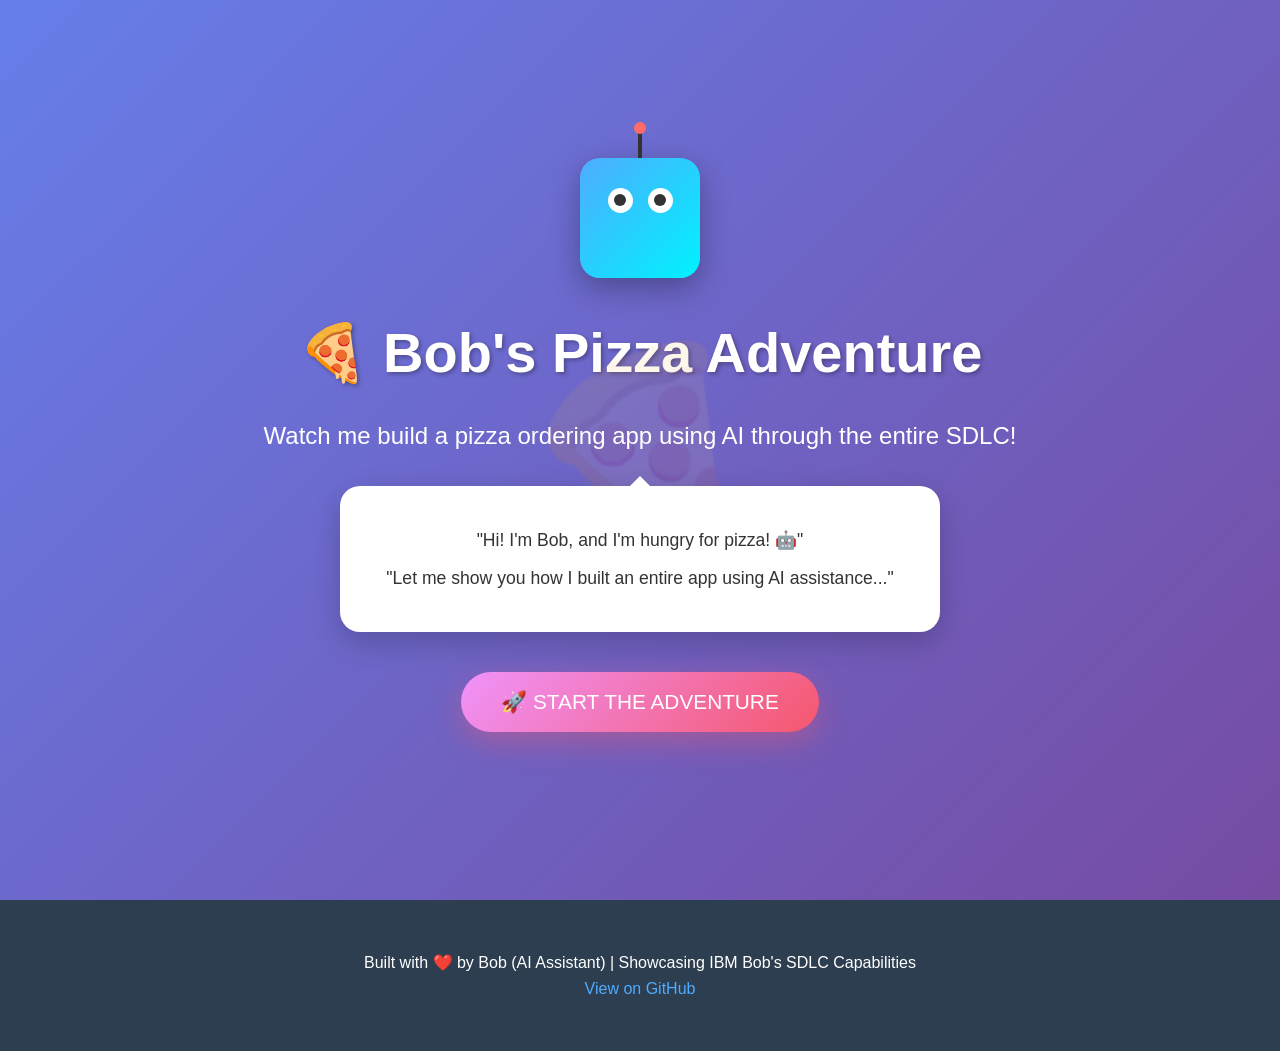
<file: index.html>
<!DOCTYPE html>
<html lang="en">
<head>
    <meta charset="UTF-8">
    <meta name="viewport" content="width=device-width, initial-scale=1.0">
    <title>🍕 Bob's Pizza Adventure - AI-Powered SDLC Showcase</title>
    <link rel="stylesheet" href="css/styles.css">
</head>
<body>
    <!-- Hero Section -->
    <div class="hero-section">
        <div class="container">
            <div class="bob-avatar">
                <div class="robot-head">
                    <div class="robot-eyes">
                        <div class="eye left"></div>
                        <div class="eye right"></div>
                    </div>
                    <div class="robot-antenna"></div>
                </div>
            </div>
            <h1 class="title">🍕 Bob's Pizza Adventure</h1>
            <p class="subtitle">Watch me build a pizza ordering app using AI through the entire SDLC!</p>
            <div class="speech-bubble">
                <p>"Hi! I'm Bob, and I'm hungry for pizza! 🤖"</p>
                <p>"Let me show you how I built an entire app using AI assistance..."</p>
            </div>
            <button class="cta-button" onclick="startAdventure()">
                🚀 START THE ADVENTURE
            </button>
        </div>
    </div>

    <!-- Progress Tracker -->
    <div class="progress-section" id="progressSection" style="display: none;">
        <div class="container">
            <h2>🎮 Your Progress</h2>
            <div class="progress-tracker">
                <div class="phase-item" id="phase-planning" data-phase="planning">
                    <div class="phase-icon">🎯</div>
                    <div class="phase-name">Planning</div>
                    <div class="phase-status">⏸️</div>
                </div>
                <div class="progress-line"></div>
                <div class="phase-item" id="phase-design" data-phase="design">
                    <div class="phase-icon">🎨</div>
                    <div class="phase-name">Design</div>
                    <div class="phase-status">⏸️</div>
                </div>
                <div class="progress-line"></div>
                <div class="phase-item" id="phase-coding" data-phase="coding">
                    <div class="phase-icon">💻</div>
                    <div class="phase-name">Coding</div>
                    <div class="phase-status">⏸️</div>
                </div>
                <div class="progress-line"></div>
                <div class="phase-item" id="phase-testing" data-phase="testing">
                    <div class="phase-icon">🧪</div>
                    <div class="phase-name">Testing</div>
                    <div class="phase-status">⏸️</div>
                </div>
                <div class="progress-line"></div>
                <div class="phase-item" id="phase-deployment" data-phase="deployment">
                    <div class="phase-icon">🚀</div>
                    <div class="phase-name">Deploy</div>
                    <div class="phase-status">⏸️</div>
                </div>
            </div>
        </div>
    </div>

    <!-- Main Content Area -->
    <div class="content-section" id="contentSection" style="display: none;">
        <div class="container">
            <!-- Phase content will be loaded here dynamically -->
            <div id="phaseContent"></div>
            
            <!-- Navigation Buttons -->
            <div class="navigation-buttons">
                <button class="nav-button prev" id="prevButton" onclick="previousPhase()" style="display: none;">
                    ⬅️ Previous
                </button>
                <button class="nav-button next" id="nextButton" onclick="nextPhase()">
                    Next ➡️
                </button>
            </div>
        </div>
    </div>

    <!-- Metrics Dashboard -->
    <div class="metrics-section" id="metricsSection" style="display: none;">
        <div class="container">
            <h2>📊 Bob's Impact Metrics</h2>
            <div class="metrics-grid">
                <div class="metric-card">
                    <div class="metric-icon">⏱️</div>
                    <div class="metric-value" id="timeSaved">0</div>
                    <div class="metric-label">Hours Saved</div>
                </div>
                <div class="metric-card">
                    <div class="metric-icon">📝</div>
                    <div class="metric-value" id="linesOfCode">0</div>
                    <div class="metric-label">Lines of Code</div>
                </div>
                <div class="metric-card">
                    <div class="metric-icon">🐛</div>
                    <div class="metric-value" id="bugsPrevented">0</div>
                    <div class="metric-label">Bugs Prevented</div>
                </div>
                <div class="metric-card">
                    <div class="metric-icon">✅</div>
                    <div class="metric-value" id="testsWritten">0</div>
                    <div class="metric-label">Tests Written</div>
                </div>
            </div>
        </div>
    </div>

    <!-- Final CTA -->
    <div class="final-section" id="finalSection" style="display: none;">
        <div class="container">
            <h2>🎉 Congratulations!</h2>
            <p class="final-message">You've witnessed Bob build an entire pizza ordering app through the SDLC!</p>
            <div class="final-buttons">
                <button class="cta-button" onclick="window.location.href='pizza-app.html'">
                    🍕 TRY THE PIZZA APP
                </button>
                <button class="cta-button secondary" onclick="restartAdventure()">
                    🔄 START OVER
                </button>
            </div>
            <div class="share-section">
                <p>Share this adventure:</p>
                <div class="share-buttons">
                    <button class="share-button linkedin" onclick="shareOnLinkedIn()">
                        Share on LinkedIn
                    </button>
                    <button class="share-button twitter" onclick="shareOnTwitter()">
                        Share on Twitter
                    </button>
                </div>
            </div>
        </div>
    </div>

    <!-- Footer -->
    <footer>
        <div class="container">
            <p>Built with ❤️ by Bob (AI Assistant) | Showcasing IBM Bob's SDLC Capabilities</p>
            <p>
                <a href="https://github.com/yourusername/bob-pizza-adventure" target="_blank">
                    View on GitHub
                </a>
            </p>
        </div>
    </footer>

    <script src="js/main.js"></script>
    <script src="js/phases.js"></script>
    <script src="js/animations.js"></script>
</body>
</html>
</file>
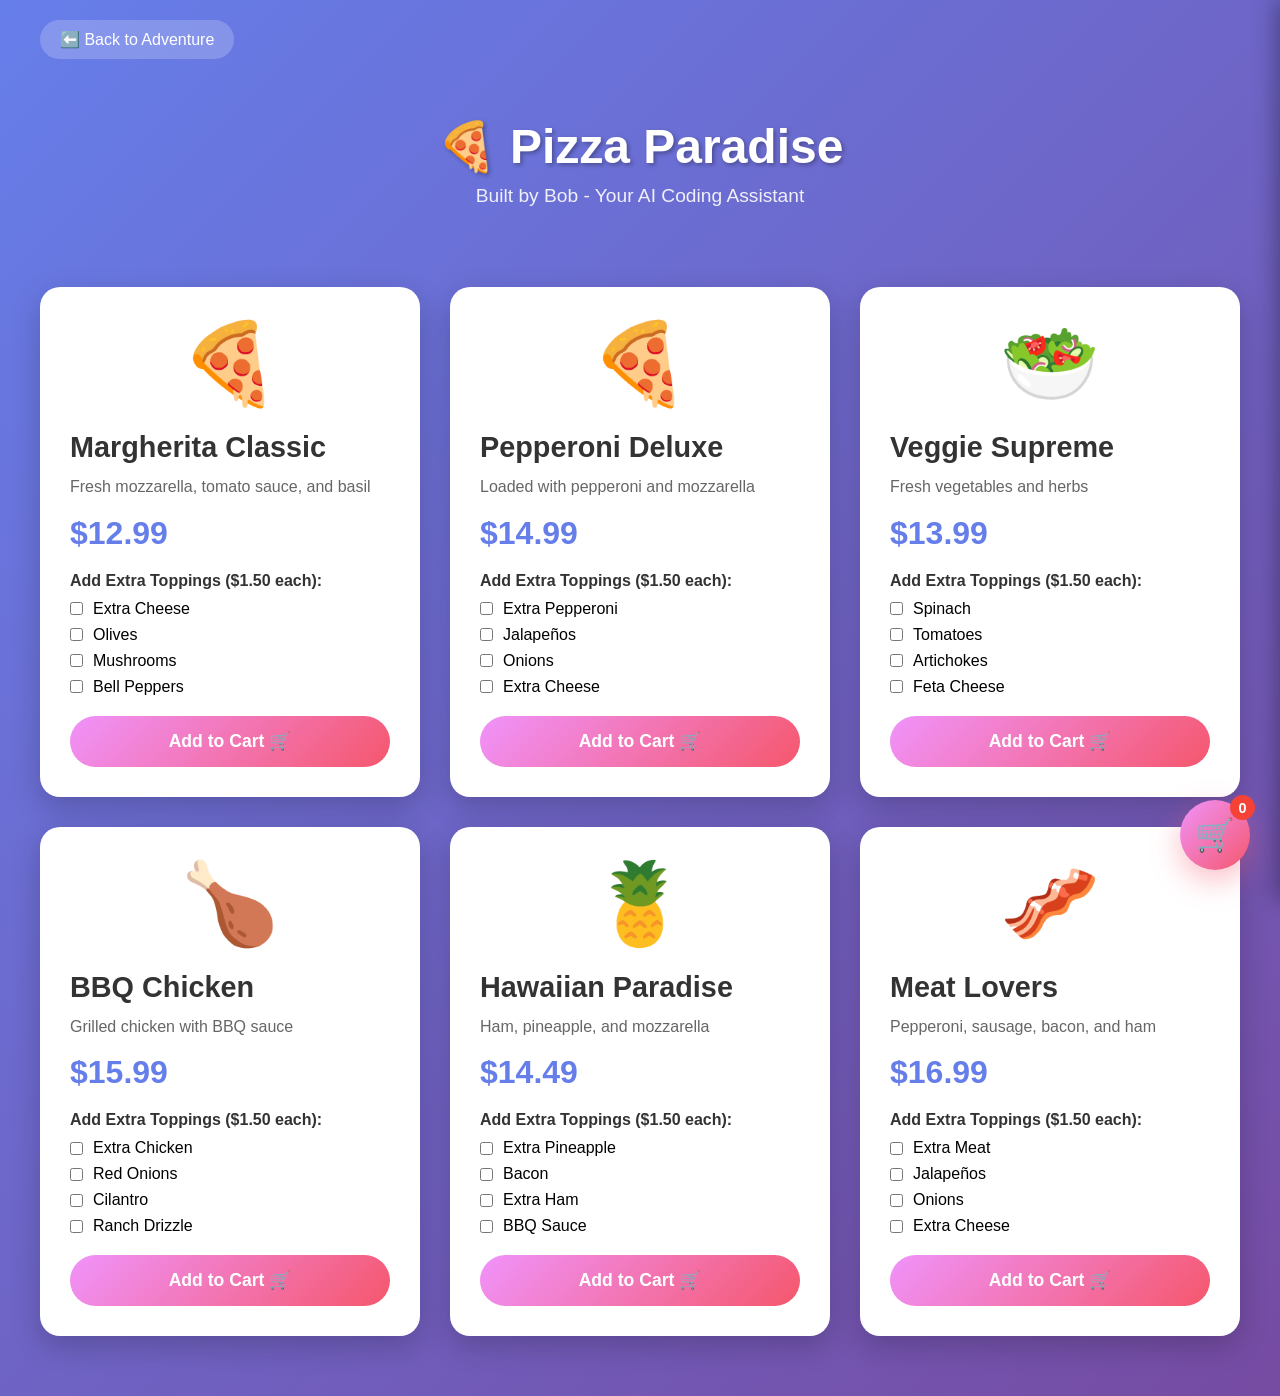
<file: pizza-app.html>
<!DOCTYPE html>
<html lang="en">
<head>
    <meta charset="UTF-8">
    <meta name="viewport" content="width=device-width, initial-scale=1.0">
    <title>🍕 Pizza Paradise - Order Now!</title>
    <style>
        * {
            margin: 0;
            padding: 0;
            box-sizing: border-box;
        }
        
        body {
            font-family: 'Segoe UI', Tahoma, Geneva, Verdana, sans-serif;
            background: linear-gradient(135deg, #667eea 0%, #764ba2 100%);
            min-height: 100vh;
            padding: 20px;
        }
        
        .container {
            max-width: 1200px;
            margin: 0 auto;
        }
        
        header {
            text-align: center;
            color: #fff;
            padding: 40px 20px;
        }
        
        header h1 {
            font-size: 3rem;
            margin-bottom: 10px;
            text-shadow: 2px 2px 4px rgba(0, 0, 0, 0.3);
        }
        
        header p {
            font-size: 1.2rem;
            opacity: 0.9;
        }
        
        .back-button {
            display: inline-block;
            margin-bottom: 20px;
            padding: 10px 20px;
            background: rgba(255, 255, 255, 0.2);
            color: #fff;
            text-decoration: none;
            border-radius: 25px;
            transition: all 0.3s ease;
        }
        
        .back-button:hover {
            background: rgba(255, 255, 255, 0.3);
            transform: translateX(-5px);
        }
        
        .pizza-menu {
            display: grid;
            grid-template-columns: repeat(auto-fit, minmax(300px, 1fr));
            gap: 30px;
            margin: 40px 0;
        }
        
        .pizza-card {
            background: #fff;
            border-radius: 20px;
            padding: 30px;
            box-shadow: 0 10px 30px rgba(0, 0, 0, 0.2);
            transition: all 0.3s ease;
            cursor: pointer;
        }
        
        .pizza-card:hover {
            transform: translateY(-10px);
            box-shadow: 0 15px 40px rgba(0, 0, 0, 0.3);
        }
        
        .pizza-icon {
            font-size: 5rem;
            text-align: center;
            margin-bottom: 20px;
        }
        
        .pizza-name {
            font-size: 1.8rem;
            font-weight: bold;
            margin-bottom: 10px;
            color: #333;
        }
        
        .pizza-description {
            color: #666;
            margin-bottom: 15px;
            line-height: 1.6;
        }
        
        .pizza-price {
            font-size: 2rem;
            font-weight: bold;
            color: #667eea;
            margin-bottom: 20px;
        }
        
        .toppings {
            margin: 20px 0;
        }
        
        .toppings h4 {
            margin-bottom: 10px;
            color: #333;
        }
        
        .topping-item {
            display: flex;
            align-items: center;
            margin: 8px 0;
        }
        
        .topping-item input {
            margin-right: 10px;
        }
        
        .add-to-cart {
            width: 100%;
            padding: 15px;
            background: linear-gradient(135deg, #f093fb 0%, #f5576c 100%);
            color: #fff;
            border: none;
            border-radius: 50px;
            font-size: 1.1rem;
            font-weight: bold;
            cursor: pointer;
            transition: all 0.3s ease;
        }
        
        .add-to-cart:hover {
            transform: translateY(-3px);
            box-shadow: 0 10px 20px rgba(245, 87, 108, 0.4);
        }
        
        .cart-sidebar {
            position: fixed;
            right: -400px;
            top: 0;
            width: 400px;
            height: 100vh;
            background: #fff;
            box-shadow: -5px 0 20px rgba(0, 0, 0, 0.3);
            transition: right 0.3s ease;
            z-index: 1000;
            overflow-y: auto;
        }
        
        .cart-sidebar.open {
            right: 0;
        }
        
        .cart-header {
            background: linear-gradient(135deg, #667eea 0%, #764ba2 100%);
            color: #fff;
            padding: 20px;
            display: flex;
            justify-content: space-between;
            align-items: center;
        }
        
        .close-cart {
            background: none;
            border: none;
            color: #fff;
            font-size: 2rem;
            cursor: pointer;
        }
        
        .cart-content {
            padding: 20px;
        }
        
        .cart-item {
            background: #f8f9fa;
            padding: 15px;
            border-radius: 10px;
            margin-bottom: 15px;
        }
        
        .cart-item-header {
            display: flex;
            justify-content: space-between;
            align-items: center;
            margin-bottom: 10px;
        }
        
        .cart-item-name {
            font-weight: bold;
            color: #333;
        }
        
        .cart-item-price {
            color: #667eea;
            font-weight: bold;
        }
        
        .cart-item-toppings {
            font-size: 0.9rem;
            color: #666;
            margin-top: 5px;
        }
        
        .remove-item {
            background: #f44336;
            color: #fff;
            border: none;
            padding: 5px 15px;
            border-radius: 5px;
            cursor: pointer;
            margin-top: 10px;
        }
        
        .cart-total {
            background: linear-gradient(135deg, #667eea 0%, #764ba2 100%);
            color: #fff;
            padding: 20px;
            border-radius: 10px;
            margin-top: 20px;
            text-align: center;
        }
        
        .cart-total h3 {
            font-size: 1.5rem;
            margin-bottom: 10px;
        }
        
        .total-amount {
            font-size: 2.5rem;
            font-weight: bold;
        }
        
        .checkout-button {
            width: 100%;
            padding: 15px;
            background: linear-gradient(135deg, #4caf50 0%, #8bc34a 100%);
            color: #fff;
            border: none;
            border-radius: 50px;
            font-size: 1.2rem;
            font-weight: bold;
            cursor: pointer;
            margin-top: 20px;
        }
        
        .checkout-button:hover {
            transform: translateY(-3px);
            box-shadow: 0 10px 20px rgba(76, 175, 80, 0.4);
        }
        
        .cart-button {
            position: fixed;
            bottom: 30px;
            right: 30px;
            width: 70px;
            height: 70px;
            background: linear-gradient(135deg, #f093fb 0%, #f5576c 100%);
            color: #fff;
            border: none;
            border-radius: 50%;
            font-size: 2rem;
            cursor: pointer;
            box-shadow: 0 10px 30px rgba(245, 87, 108, 0.4);
            transition: all 0.3s ease;
            z-index: 999;
        }
        
        .cart-button:hover {
            transform: scale(1.1);
        }
        
        .cart-badge {
            position: absolute;
            top: -5px;
            right: -5px;
            background: #f44336;
            color: #fff;
            width: 25px;
            height: 25px;
            border-radius: 50%;
            display: flex;
            align-items: center;
            justify-content: center;
            font-size: 0.9rem;
            font-weight: bold;
        }
        
        .empty-cart {
            text-align: center;
            padding: 40px 20px;
            color: #999;
        }
        
        .empty-cart-icon {
            font-size: 5rem;
            margin-bottom: 20px;
        }
        
        @media (max-width: 768px) {
            .cart-sidebar {
                width: 100%;
                right: -100%;
            }
            
            header h1 {
                font-size: 2rem;
            }
            
            .pizza-menu {
                grid-template-columns: 1fr;
            }
        }
        
        .modal {
            display: none;
            position: fixed;
            top: 0;
            left: 0;
            width: 100%;
            height: 100%;
            background: rgba(0, 0, 0, 0.8);
            z-index: 2000;
            align-items: center;
            justify-content: center;
        }
        
        .modal.show {
            display: flex;
        }
        
        .modal-content {
            background: #fff;
            padding: 40px;
            border-radius: 20px;
            text-align: center;
            max-width: 500px;
            animation: modalSlideIn 0.3s ease-out;
        }
        
        @keyframes modalSlideIn {
            from {
                transform: translateY(-50px);
                opacity: 0;
            }
            to {
                transform: translateY(0);
                opacity: 1;
            }
        }
        
        .modal-icon {
            font-size: 5rem;
            margin-bottom: 20px;
        }
        
        .modal h2 {
            color: #333;
            margin-bottom: 20px;
        }
        
        .modal p {
            color: #666;
            margin-bottom: 30px;
            line-height: 1.6;
        }
        
        .modal-button {
            padding: 15px 40px;
            background: linear-gradient(135deg, #667eea 0%, #764ba2 100%);
            color: #fff;
            border: none;
            border-radius: 50px;
            font-size: 1.1rem;
            cursor: pointer;
            margin: 0 10px;
        }
    </style>
</head>
<body>
    <div class="container">
        <a href="index.html" class="back-button">⬅️ Back to Adventure</a>
        
        <header>
            <h1>🍕 Pizza Paradise</h1>
            <p>Built by Bob - Your AI Coding Assistant</p>
        </header>
        
        <div class="pizza-menu" id="pizzaMenu">
            <!-- Pizza cards will be generated here -->
        </div>
    </div>
    
    <!-- Cart Sidebar -->
    <div class="cart-sidebar" id="cartSidebar">
        <div class="cart-header">
            <h2>🛒 Your Cart</h2>
            <button class="close-cart" onclick="toggleCart()">×</button>
        </div>
        <div class="cart-content" id="cartContent">
            <!-- Cart items will be displayed here -->
        </div>
    </div>
    
    <!-- Floating Cart Button -->
    <button class="cart-button" onclick="toggleCart()">
        🛒
        <span class="cart-badge" id="cartBadge">0</span>
    </button>
    
    <!-- Order Confirmation Modal -->
    <div class="modal" id="orderModal">
        <div class="modal-content">
            <div class="modal-icon">🎉</div>
            <h2>Order Placed Successfully!</h2>
            <p>Your delicious pizzas are on their way!</p>
            <p><strong>Order Number:</strong> <span id="orderNumber"></span></p>
            <p><strong>Total:</strong> $<span id="orderTotal"></span></p>
            <button class="modal-button" onclick="closeModal()">Awesome!</button>
            <button class="modal-button" onclick="shareOrder()">Share on LinkedIn</button>
        </div>
    </div>
    
    <script>
        // Pizza data
        const pizzas = [
            {
                id: 1,
                name: 'Margherita Classic',
                description: 'Fresh mozzarella, tomato sauce, and basil',
                price: 12.99,
                icon: '🍕',
                toppings: ['Extra Cheese', 'Olives', 'Mushrooms', 'Bell Peppers']
            },
            {
                id: 2,
                name: 'Pepperoni Deluxe',
                description: 'Loaded with pepperoni and mozzarella',
                price: 14.99,
                icon: '🍕',
                toppings: ['Extra Pepperoni', 'Jalapeños', 'Onions', 'Extra Cheese']
            },
            {
                id: 3,
                name: 'Veggie Supreme',
                description: 'Fresh vegetables and herbs',
                price: 13.99,
                icon: '🥗',
                toppings: ['Spinach', 'Tomatoes', 'Artichokes', 'Feta Cheese']
            },
            {
                id: 4,
                name: 'BBQ Chicken',
                description: 'Grilled chicken with BBQ sauce',
                price: 15.99,
                icon: '🍗',
                toppings: ['Extra Chicken', 'Red Onions', 'Cilantro', 'Ranch Drizzle']
            },
            {
                id: 5,
                name: 'Hawaiian Paradise',
                description: 'Ham, pineapple, and mozzarella',
                price: 14.49,
                icon: '🍍',
                toppings: ['Extra Pineapple', 'Bacon', 'Extra Ham', 'BBQ Sauce']
            },
            {
                id: 6,
                name: 'Meat Lovers',
                description: 'Pepperoni, sausage, bacon, and ham',
                price: 16.99,
                icon: '🥓',
                toppings: ['Extra Meat', 'Jalapeños', 'Onions', 'Extra Cheese']
            }
        ];
        
        let cart = [];
        
        // Render pizza menu
        function renderPizzaMenu() {
            const menuContainer = document.getElementById('pizzaMenu');
            menuContainer.innerHTML = pizzas.map(pizza => `
                <div class="pizza-card">
                    <div class="pizza-icon">${pizza.icon}</div>
                    <div class="pizza-name">${pizza.name}</div>
                    <div class="pizza-description">${pizza.description}</div>
                    <div class="pizza-price">$${pizza.price.toFixed(2)}</div>
                    <div class="toppings">
                        <h4>Add Extra Toppings ($1.50 each):</h4>
                        ${pizza.toppings.map((topping, index) => `
                            <div class="topping-item">
                                <input type="checkbox" id="topping-${pizza.id}-${index}" value="${topping}">
                                <label for="topping-${pizza.id}-${index}">${topping}</label>
                            </div>
                        `).join('')}
                    </div>
                    <button class="add-to-cart" onclick="addToCart(${pizza.id})">
                        Add to Cart 🛒
                    </button>
                </div>
            `).join('');
        }
        
        // Add to cart
        function addToCart(pizzaId) {
            const pizza = pizzas.find(p => p.id === pizzaId);
            const selectedToppings = [];
            
            pizza.toppings.forEach((topping, index) => {
                const checkbox = document.getElementById(`topping-${pizzaId}-${index}`);
                if (checkbox && checkbox.checked) {
                    selectedToppings.push(topping);
                    checkbox.checked = false;
                }
            });
            
            const cartItem = {
                ...pizza,
                toppings: selectedToppings,
                totalPrice: pizza.price + (selectedToppings.length * 1.50)
            };
            
            cart.push(cartItem);
            updateCart();
            showToast('Added to cart! 🎉');
        }
        
        // Update cart display
        function updateCart() {
            const cartContent = document.getElementById('cartContent');
            const cartBadge = document.getElementById('cartBadge');
            
            cartBadge.textContent = cart.length;
            
            if (cart.length === 0) {
                cartContent.innerHTML = `
                    <div class="empty-cart">
                        <div class="empty-cart-icon">🛒</div>
                        <p>Your cart is empty</p>
                        <p>Add some delicious pizzas!</p>
                    </div>
                `;
                return;
            }
            
            const total = cart.reduce((sum, item) => sum + item.totalPrice, 0);
            
            cartContent.innerHTML = `
                ${cart.map((item, index) => `
                    <div class="cart-item">
                        <div class="cart-item-header">
                            <span class="cart-item-name">${item.icon} ${item.name}</span>
                            <span class="cart-item-price">$${item.totalPrice.toFixed(2)}</span>
                        </div>
                        ${item.toppings.length > 0 ? `
                            <div class="cart-item-toppings">
                                + ${item.toppings.join(', ')}
                            </div>
                        ` : ''}
                        <button class="remove-item" onclick="removeFromCart(${index})">Remove</button>
                    </div>
                `).join('')}
                <div class="cart-total">
                    <h3>Total</h3>
                    <div class="total-amount">$${total.toFixed(2)}</div>
                    <button class="checkout-button" onclick="checkout()">
                        Checkout 🎉
                    </button>
                </div>
            `;
        }
        
        // Remove from cart
        function removeFromCart(index) {
            cart.splice(index, 1);
            updateCart();
            showToast('Item removed');
        }
        
        // Toggle cart sidebar
        function toggleCart() {
            const cartSidebar = document.getElementById('cartSidebar');
            cartSidebar.classList.toggle('open');
        }
        
        // Checkout
        function checkout() {
            if (cart.length === 0) return;
            
            const total = cart.reduce((sum, item) => sum + item.totalPrice, 0);
            const orderNumber = 'ORD-' + Math.random().toString(36).substr(2, 9).toUpperCase();
            
            document.getElementById('orderNumber').textContent = orderNumber;
            document.getElementById('orderTotal').textContent = total.toFixed(2);
            document.getElementById('orderModal').classList.add('show');
            
            // Clear cart
            cart = [];
            updateCart();
            toggleCart();
        }
        
        // Close modal
        function closeModal() {
            document.getElementById('orderModal').classList.remove('show');
        }
        
        // Share order
        function shareOrder() {
            const text = "I just ordered pizza from an app built by Bob (AI)! 🍕🤖 Check out this amazing AI-powered SDLC showcase!";
            const url = window.location.href.replace('pizza-app.html', 'index.html');
            window.open(`https://www.linkedin.com/sharing/share-offsite/?url=${encodeURIComponent(url)}&summary=${encodeURIComponent(text)}`, '_blank');
            closeModal();
        }
        
        // Toast notification
        function showToast(message) {
            const toast = document.createElement('div');
            toast.style.cssText = `
                position: fixed;
                bottom: 100px;
                right: 30px;
                background: linear-gradient(135deg, #4caf50 0%, #8bc34a 100%);
                color: #fff;
                padding: 15px 25px;
                border-radius: 50px;
                box-shadow: 0 5px 20px rgba(0, 0, 0, 0.3);
                z-index: 10000;
                animation: slideIn 0.3s ease-out;
            `;
            toast.textContent = message;
            document.body.appendChild(toast);
            
            setTimeout(() => {
                toast.style.animation = 'slideOut 0.3s ease-in';
                setTimeout(() => toast.remove(), 300);
            }, 2000);
        }
        
        // Add animations
        const style = document.createElement('style');
        style.textContent = `
            @keyframes slideIn {
                from { transform: translateX(400px); opacity: 0; }
                to { transform: translateX(0); opacity: 1; }
            }
            @keyframes slideOut {
                from { transform: translateX(0); opacity: 1; }
                to { transform: translateX(400px); opacity: 0; }
            }
        `;
        document.head.appendChild(style);
        
        // Initialize
        renderPizzaMenu();
        updateCart();
        
        console.log('🍕 Pizza app loaded! Built by Bob!');
    </script>
</body>
</html>
</file>
<file: css/styles.css>
/* Reset and Base Styles */
* {
    margin: 0;
    padding: 0;
    box-sizing: border-box;
}

body {
    font-family: 'Segoe UI', Tahoma, Geneva, Verdana, sans-serif;
    background: linear-gradient(135deg, #667eea 0%, #764ba2 100%);
    color: #333;
    line-height: 1.6;
    overflow-x: hidden;
}

.container {
    max-width: 1200px;
    margin: 0 auto;
    padding: 20px;
}

/* Hero Section */
.hero-section {
    min-height: 100vh;
    display: flex;
    align-items: center;
    justify-content: center;
    text-align: center;
    background: linear-gradient(135deg, #667eea 0%, #764ba2 100%);
    position: relative;
    overflow: hidden;
}

.hero-section::before {
    content: '🍕';
    position: absolute;
    font-size: 200px;
    opacity: 0.1;
    animation: float 6s ease-in-out infinite;
}

@keyframes float {
    0%, 100% { transform: translateY(0px) rotate(0deg); }
    50% { transform: translateY(-20px) rotate(10deg); }
}

/* Bob's Avatar */
.bob-avatar {
    margin-bottom: 30px;
    animation: bounce 2s ease-in-out infinite;
}

@keyframes bounce {
    0%, 100% { transform: translateY(0); }
    50% { transform: translateY(-10px); }
}

.robot-head {
    width: 120px;
    height: 120px;
    background: linear-gradient(135deg, #4facfe 0%, #00f2fe 100%);
    border-radius: 20px;
    margin: 0 auto;
    position: relative;
    box-shadow: 0 10px 30px rgba(0, 0, 0, 0.3);
}

.robot-antenna {
    width: 4px;
    height: 30px;
    background: #333;
    position: absolute;
    top: -30px;
    left: 50%;
    transform: translateX(-50%);
}

.robot-antenna::after {
    content: '';
    width: 12px;
    height: 12px;
    background: #ff6b6b;
    border-radius: 50%;
    position: absolute;
    top: -6px;
    left: 50%;
    transform: translateX(-50%);
    animation: blink 1s ease-in-out infinite;
}

@keyframes blink {
    0%, 100% { opacity: 1; }
    50% { opacity: 0.3; }
}

.robot-eyes {
    display: flex;
    justify-content: space-around;
    padding: 30px 20px;
}

.eye {
    width: 25px;
    height: 25px;
    background: #fff;
    border-radius: 50%;
    position: relative;
    animation: look 3s ease-in-out infinite;
}

.eye::after {
    content: '';
    width: 12px;
    height: 12px;
    background: #333;
    border-radius: 50%;
    position: absolute;
    top: 50%;
    left: 50%;
    transform: translate(-50%, -50%);
}

@keyframes look {
    0%, 100% { transform: translateX(0); }
    25% { transform: translateX(-3px); }
    75% { transform: translateX(3px); }
}

/* Typography */
.title {
    font-size: 3.5rem;
    color: #fff;
    margin-bottom: 20px;
    text-shadow: 2px 2px 4px rgba(0, 0, 0, 0.3);
    animation: slideInDown 1s ease-out;
}

@keyframes slideInDown {
    from {
        opacity: 0;
        transform: translateY(-50px);
    }
    to {
        opacity: 1;
        transform: translateY(0);
    }
}

.subtitle {
    font-size: 1.5rem;
    color: #fff;
    margin-bottom: 30px;
    animation: slideInUp 1s ease-out 0.3s both;
}

@keyframes slideInUp {
    from {
        opacity: 0;
        transform: translateY(50px);
    }
    to {
        opacity: 1;
        transform: translateY(0);
    }
}

/* Speech Bubble */
.speech-bubble {
    background: #fff;
    border-radius: 20px;
    padding: 30px;
    margin: 30px auto;
    max-width: 600px;
    position: relative;
    box-shadow: 0 10px 30px rgba(0, 0, 0, 0.2);
    animation: fadeIn 1s ease-out 0.6s both;
}

.speech-bubble::before {
    content: '';
    position: absolute;
    top: -20px;
    left: 50%;
    transform: translateX(-50%);
    border: 10px solid transparent;
    border-bottom-color: #fff;
}

.speech-bubble p {
    margin: 10px 0;
    font-size: 1.1rem;
    color: #333;
}

@keyframes fadeIn {
    from { opacity: 0; }
    to { opacity: 1; }
}

/* Buttons */
.cta-button {
    background: linear-gradient(135deg, #f093fb 0%, #f5576c 100%);
    color: #fff;
    border: none;
    padding: 18px 40px;
    font-size: 1.3rem;
    border-radius: 50px;
    cursor: pointer;
    transition: all 0.3s ease;
    box-shadow: 0 10px 30px rgba(245, 87, 108, 0.4);
    animation: pulse 2s ease-in-out infinite;
    margin: 10px;
}

@keyframes pulse {
    0%, 100% { transform: scale(1); }
    50% { transform: scale(1.05); }
}

.cta-button:hover {
    transform: translateY(-3px);
    box-shadow: 0 15px 40px rgba(245, 87, 108, 0.6);
}

.cta-button.secondary {
    background: linear-gradient(135deg, #a8edea 0%, #fed6e3 100%);
    color: #333;
}

/* Progress Section */
.progress-section {
    background: #fff;
    padding: 60px 20px;
}

.progress-section h2 {
    text-align: center;
    font-size: 2.5rem;
    margin-bottom: 40px;
    color: #333;
}

.progress-tracker {
    display: flex;
    justify-content: space-between;
    align-items: center;
    max-width: 900px;
    margin: 0 auto;
    flex-wrap: wrap;
}

.phase-item {
    text-align: center;
    cursor: pointer;
    transition: all 0.3s ease;
    padding: 20px;
    border-radius: 15px;
}

.phase-item:hover {
    background: #f8f9fa;
    transform: translateY(-5px);
}

.phase-item.active {
    background: linear-gradient(135deg, #667eea 0%, #764ba2 100%);
    color: #fff;
}

.phase-item.completed {
    opacity: 0.7;
}

.phase-icon {
    font-size: 3rem;
    margin-bottom: 10px;
}

.phase-name {
    font-size: 1.1rem;
    font-weight: bold;
    margin-bottom: 5px;
}

.phase-status {
    font-size: 1.5rem;
}

.progress-line {
    flex: 1;
    height: 4px;
    background: linear-gradient(90deg, #667eea 0%, #764ba2 100%);
    margin: 0 10px;
    border-radius: 2px;
}

/* Content Section */
.content-section {
    background: #fff;
    padding: 60px 20px;
    min-height: 70vh;
}

#phaseContent {
    max-width: 900px;
    margin: 0 auto;
    padding: 40px;
    background: #f8f9fa;
    border-radius: 20px;
    box-shadow: 0 10px 30px rgba(0, 0, 0, 0.1);
}

/* Navigation Buttons */
.navigation-buttons {
    display: flex;
    justify-content: space-between;
    max-width: 900px;
    margin: 40px auto 0;
    gap: 20px;
}

.nav-button {
    background: linear-gradient(135deg, #667eea 0%, #764ba2 100%);
    color: #fff;
    border: none;
    padding: 15px 30px;
    font-size: 1.1rem;
    border-radius: 50px;
    cursor: pointer;
    transition: all 0.3s ease;
    flex: 1;
}

.nav-button:hover {
    transform: translateY(-3px);
    box-shadow: 0 10px 20px rgba(102, 126, 234, 0.4);
}

.nav-button:disabled {
    opacity: 0.5;
    cursor: not-allowed;
}

/* Metrics Section */
.metrics-section {
    background: linear-gradient(135deg, #667eea 0%, #764ba2 100%);
    padding: 60px 20px;
    color: #fff;
}

.metrics-section h2 {
    text-align: center;
    font-size: 2.5rem;
    margin-bottom: 40px;
}

.metrics-grid {
    display: grid;
    grid-template-columns: repeat(auto-fit, minmax(200px, 1fr));
    gap: 30px;
    max-width: 900px;
    margin: 0 auto;
}

.metric-card {
    background: rgba(255, 255, 255, 0.1);
    backdrop-filter: blur(10px);
    padding: 30px;
    border-radius: 20px;
    text-align: center;
    transition: all 0.3s ease;
    border: 2px solid rgba(255, 255, 255, 0.2);
}

.metric-card:hover {
    transform: translateY(-10px);
    background: rgba(255, 255, 255, 0.2);
}

.metric-icon {
    font-size: 3rem;
    margin-bottom: 15px;
}

.metric-value {
    font-size: 3rem;
    font-weight: bold;
    margin-bottom: 10px;
    color: #fff;
}

.metric-label {
    font-size: 1.1rem;
    opacity: 0.9;
}

/* Final Section */
.final-section {
    background: #fff;
    padding: 80px 20px;
    text-align: center;
}

.final-section h2 {
    font-size: 3rem;
    margin-bottom: 20px;
    color: #333;
}

.final-message {
    font-size: 1.3rem;
    margin-bottom: 40px;
    color: #666;
}

.final-buttons {
    display: flex;
    justify-content: center;
    gap: 20px;
    margin-bottom: 40px;
    flex-wrap: wrap;
}

.share-section {
    margin-top: 40px;
}

.share-section p {
    font-size: 1.2rem;
    margin-bottom: 20px;
    color: #666;
}

.share-buttons {
    display: flex;
    justify-content: center;
    gap: 20px;
    flex-wrap: wrap;
}

.share-button {
    padding: 12px 30px;
    border: none;
    border-radius: 50px;
    font-size: 1rem;
    cursor: pointer;
    transition: all 0.3s ease;
}

.share-button.linkedin {
    background: #0077b5;
    color: #fff;
}

.share-button.twitter {
    background: #1da1f2;
    color: #fff;
}

.share-button:hover {
    transform: translateY(-3px);
    box-shadow: 0 10px 20px rgba(0, 0, 0, 0.2);
}

/* Footer */
footer {
    background: #2c3e50;
    color: #fff;
    padding: 30px 20px;
    text-align: center;
}

footer a {
    color: #4facfe;
    text-decoration: none;
    transition: color 0.3s ease;
}

footer a:hover {
    color: #00f2fe;
}

/* Responsive Design */
@media (max-width: 768px) {
    .title {
        font-size: 2.5rem;
    }
    
    .subtitle {
        font-size: 1.2rem;
    }
    
    .progress-tracker {
        flex-direction: column;
    }
    
    .progress-line {
        width: 4px;
        height: 30px;
        margin: 10px 0;
    }
    
    .metrics-grid {
        grid-template-columns: 1fr;
    }
    
    .navigation-buttons {
        flex-direction: column;
    }
}

/* Loading Animation */
.loading {
    display: inline-block;
    width: 20px;
    height: 20px;
    border: 3px solid rgba(255, 255, 255, 0.3);
    border-radius: 50%;
    border-top-color: #fff;
    animation: spin 1s ease-in-out infinite;
}

@keyframes spin {
    to { transform: rotate(360deg); }
}

/* Code Display */
.code-display {
    background: #1e1e1e;
    color: #d4d4d4;
    padding: 20px;
    border-radius: 10px;
    font-family: 'Courier New', monospace;
    overflow-x: auto;
    margin: 20px 0;
    box-shadow: 0 5px 15px rgba(0, 0, 0, 0.3);
}

.code-display pre {
    margin: 0;
}

/* Confetti Animation */
@keyframes confetti-fall {
    to {
        transform: translateY(100vh) rotate(360deg);
    }
}

.confetti {
    position: fixed;
    width: 10px;
    height: 10px;
    background: #f0f;
    animation: confetti-fall 3s linear infinite;
}

/* Made with Bob */
</file>
